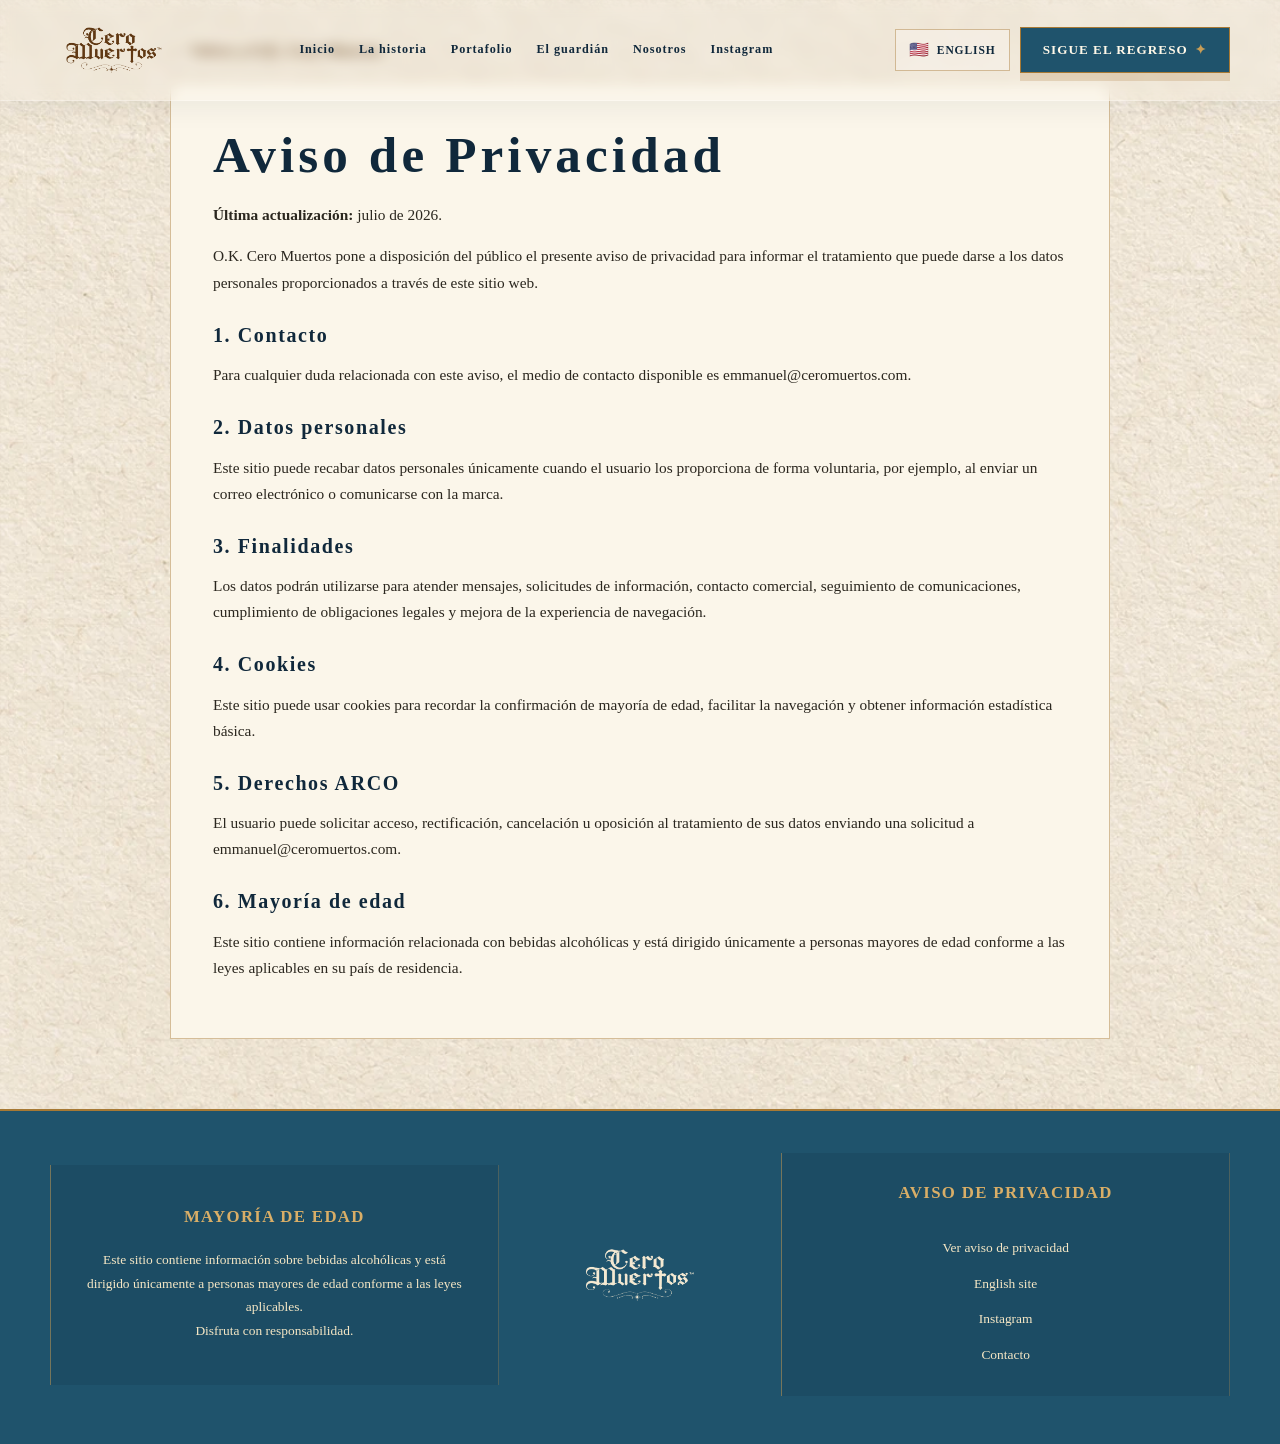
<file: aviso-de-privacidad.html>
<!doctype html>
<html lang="es-MX">
<head>
  <meta charset="utf-8" />
  <meta name="viewport" content="width=device-width, initial-scale=1" />
  <title>Aviso de Privacidad | O.K. Cero Muertos</title>
  <link rel="stylesheet" href="assets/css/styles.css?v=42" />
  <link rel="icon" href="assets/icons/favicon.ico" sizes="any" />
</head>
<body>

<header class="site-header">
  <div class="header-inner">
    <a class="brand" href="index.html#inicio" aria-label="Inicio O.K. Cero Muertos">
      <picture><source srcset="assets/icons/logosimplecobre.webp" type="image/webp" /><img src="assets/icons/logosimplecobre.png" alt="O.K. Cero Muertos" /></picture>
    </a>
    <nav class="nav" aria-label="Navegación principal">
      <a href="index.html#inicio">Inicio</a>
      <a href="index.html#historia">La historia</a>
      <a href="index.html#portafolio">Portafolio</a>
      <a href="index.html#guardian">El guardián</a>
      <a href="index.html#nosotros">Nosotros</a>
      <a href="index.html#instagram">Instagram</a>
    </nav>
    <div class="header-actions">
      <a class="language-link" href="en.html" hreflang="en"><span class="flag">🇺🇸</span> English</a>
      <a class="btn header-cta" href="https://www.instagram.com/okceromuertos/" target="_blank" rel="noopener">Sigue el regreso</a>
    </div>
  </div>
</header>
<main class="privacy-page">
  <a class="back-link" href="index.html">← Volver a O.K. Cero Muertos</a>
  <article class="privacy-card">
    <h1>Aviso de Privacidad</h1>
    <p><strong>Última actualización:</strong> julio de 2026.</p>
    <p>O.K. Cero Muertos pone a disposición del público el presente aviso de privacidad para informar el tratamiento que puede darse a los datos personales proporcionados a través de este sitio web.</p>
    <h2>1. Contacto</h2>
    <p>Para cualquier duda relacionada con este aviso, el medio de contacto disponible es <a href="mailto:emmanuel@ceromuertos.com">emmanuel@ceromuertos.com</a>.</p>
    <h2>2. Datos personales</h2>
    <p>Este sitio puede recabar datos personales únicamente cuando el usuario los proporciona de forma voluntaria, por ejemplo, al enviar un correo electrónico o comunicarse con la marca.</p>
    <h2>3. Finalidades</h2>
    <p>Los datos podrán utilizarse para atender mensajes, solicitudes de información, contacto comercial, seguimiento de comunicaciones, cumplimiento de obligaciones legales y mejora de la experiencia de navegación.</p>
    <h2>4. Cookies</h2>
    <p>Este sitio puede usar cookies para recordar la confirmación de mayoría de edad, facilitar la navegación y obtener información estadística básica.</p>
    <h2>5. Derechos ARCO</h2>
    <p>El usuario puede solicitar acceso, rectificación, cancelación u oposición al tratamiento de sus datos enviando una solicitud a <a href="mailto:emmanuel@ceromuertos.com">emmanuel@ceromuertos.com</a>.</p>
    <h2>6. Mayoría de edad</h2>
    <p>Este sitio contiene información relacionada con bebidas alcohólicas y está dirigido únicamente a personas mayores de edad conforme a las leyes aplicables en su país de residencia.</p>
  </article>
</main>

<footer class="site-footer">
  <div class="footer-inner">
    <div class="footer-block">
      <h3>Mayoría de edad</h3>
      <p>Este sitio contiene información sobre bebidas alcohólicas y está dirigido únicamente a personas mayores de edad conforme a las leyes aplicables.</p>
      <p>Disfruta con responsabilidad.</p>
    </div>
    <div><picture><source srcset="assets/icons/logosimplemarfil.webp" type="image/webp" /><img class="footer-logo" src="assets/icons/logosimplemarfil.png" alt="O.K. Cero Muertos" /></picture></div>
    <div class="footer-block footer-links">
      <h3>Aviso de privacidad</h3>
      <a href="aviso-de-privacidad.html">Ver aviso de privacidad</a>
      <a href="en.html">English site</a>
      <a href="https://www.instagram.com/okceromuertos/" target="_blank" rel="noopener">Instagram</a>
      <a href="mailto:emmanuel@ceromuertos.com">Contacto</a>
    </div>
  </div>
</footer>
</body>
</html>
</file>
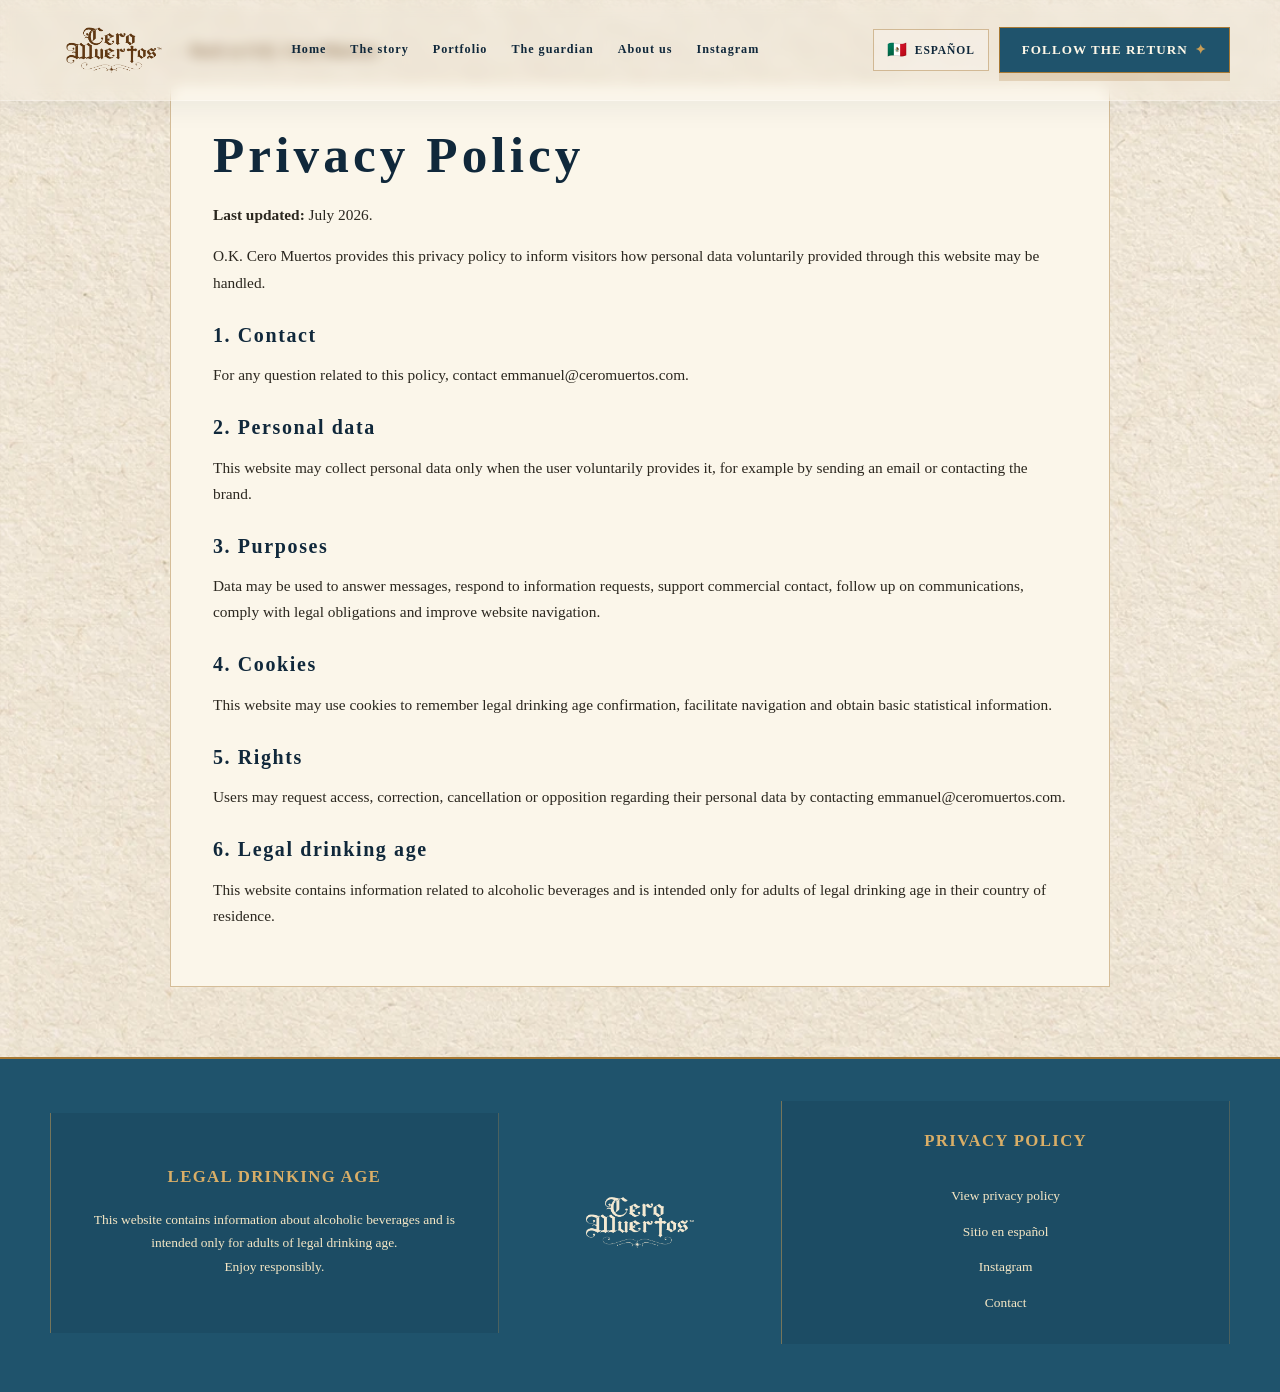
<file: privacy-policy.html>
<!doctype html>
<html lang="en">
<head>
  <meta charset="utf-8" />
  <meta name="viewport" content="width=device-width, initial-scale=1" />
  <title>Privacy Policy | O.K. Cero Muertos</title>
  <link rel="stylesheet" href="assets/css/styles.css?v=42" />
  <link rel="icon" href="assets/icons/favicon.ico" sizes="any" />
</head>
<body>

<header class="site-header">
  <div class="header-inner">
    <a class="brand" href="en.html#home" aria-label="O.K. Cero Muertos Home">
      <picture><source srcset="assets/icons/logosimplecobre.webp" type="image/webp" /><img src="assets/icons/logosimplecobre.png" alt="O.K. Cero Muertos" /></picture>
    </a>
    <nav class="nav" aria-label="Main navigation">
      <a href="en.html#home">Home</a>
      <a href="en.html#story">The story</a>
      <a href="en.html#portfolio">Portfolio</a>
      <a href="en.html#guardian">The guardian</a>
      <a href="en.html#about">About us</a>
      <a href="en.html#instagram">Instagram</a>
    </nav>
    <div class="header-actions">
      <a class="language-link" href="index.html" hreflang="es-MX"><span class="flag">🇲🇽</span> Español</a>
      <a class="btn header-cta" href="https://www.instagram.com/okceromuertos/" target="_blank" rel="noopener">Follow the return</a>
    </div>
  </div>
</header>
<main class="privacy-page">
  <a class="back-link" href="en.html">← Back to O.K. Cero Muertos</a>
  <article class="privacy-card">
    <h1>Privacy Policy</h1>
    <p><strong>Last updated:</strong> July 2026.</p>
    <p>O.K. Cero Muertos provides this privacy policy to inform visitors how personal data voluntarily provided through this website may be handled.</p>
    <h2>1. Contact</h2>
    <p>For any question related to this policy, contact <a href="mailto:emmanuel@ceromuertos.com">emmanuel@ceromuertos.com</a>.</p>
    <h2>2. Personal data</h2>
    <p>This website may collect personal data only when the user voluntarily provides it, for example by sending an email or contacting the brand.</p>
    <h2>3. Purposes</h2>
    <p>Data may be used to answer messages, respond to information requests, support commercial contact, follow up on communications, comply with legal obligations and improve website navigation.</p>
    <h2>4. Cookies</h2>
    <p>This website may use cookies to remember legal drinking age confirmation, facilitate navigation and obtain basic statistical information.</p>
    <h2>5. Rights</h2>
    <p>Users may request access, correction, cancellation or opposition regarding their personal data by contacting <a href="mailto:emmanuel@ceromuertos.com">emmanuel@ceromuertos.com</a>.</p>
    <h2>6. Legal drinking age</h2>
    <p>This website contains information related to alcoholic beverages and is intended only for adults of legal drinking age in their country of residence.</p>
  </article>
</main>

<footer class="site-footer">
  <div class="footer-inner">
    <div class="footer-block">
      <h3>Legal drinking age</h3>
      <p>This website contains information about alcoholic beverages and is intended only for adults of legal drinking age.</p>
      <p>Enjoy responsibly.</p>
    </div>
    <div><picture><source srcset="assets/icons/logosimplemarfil.webp" type="image/webp" /><img class="footer-logo" src="assets/icons/logosimplemarfil.png" alt="O.K. Cero Muertos" /></picture></div>
    <div class="footer-block footer-links">
      <h3>Privacy policy</h3>
      <a href="privacy-policy.html">View privacy policy</a>
      <a href="index.html">Sitio en español</a>
      <a href="https://www.instagram.com/okceromuertos/" target="_blank" rel="noopener">Instagram</a>
      <a href="mailto:emmanuel@ceromuertos.com">Contact</a>
    </div>
  </div>
</footer>
</body>
</html>
</file>
<file: assets/css/styles.css>
:root{
  --paper:#f4ecd9;
  --paper-light:#fbf6ea;
  --paper-deep:#ead8b5;
  --ink:#10283b;
  --ink-2:#183950;
  --agave-blue:#1f536c;
  --agave-blue-dark:#10283b;
  --black:#11100d;
  --gold:#a77934;
  --gold-soft:#c89d56;
  --bronze:#6e481f;
  --wine:#8f2f5d;
  --muted:#665a47;
  --line:rgba(167,121,52,.45);
  --line-soft:rgba(167,121,52,.22);
  --shadow:0 24px 70px rgba(31,22,10,.22);
  --serif:"Trajan Pro","Trajan Pro 3","Cinzel","Times New Roman",serif;
  --body:"Libre Baskerville",Georgia,serif;
}

*{
  box-sizing:border-box;
}

html{
  scroll-behavior:smooth;
}

body{
  margin:0;
  color:var(--ink);
  background:
    var(--paper)
    url("../img/papel-vino.webp")
    center center / cover
    no-repeat
    fixed;
  font-family:var(--body);
  overflow-x:hidden;
}

body:before{
  content:"";
  position:fixed;
  inset:0;
  z-index:-1;
  opacity:.22;
  pointer-events:none;
  background-image:
    linear-gradient(rgba(126,88,38,.06) 1px, transparent 1px),
    linear-gradient(90deg,rgba(126,88,38,.04) 1px, transparent 1px);
  background-size:26px 26px;
}

img{
  display:block;
  max-width:100%;
  height:auto;
}

a{
  color:inherit;
  text-decoration:none;
}

p{
  line-height:1.7;
}

h1,
h2,
h3,
.btn,
.nav a,
.eyebrow,
.section-label,
.coin-title,
.language-link{
  font-family:var(--serif);
  font-weight:700;
  letter-spacing:.08em;
}

.site-wrap{
  width:min(1180px,calc(100% - 36px));
  margin:0 auto;
}

/* Age gate */

.age-gate{
  position:fixed;
  inset:0;
  z-index:1000;
  display:grid;
  place-items:center;
  padding:24px;
  background:
    linear-gradient(rgba(18,40,59,.70),rgba(18,40,59,.86)),
    radial-gradient(circle at center, rgba(199,155,84,.18), transparent 34rem);
  backdrop-filter:blur(10px);
}

.age-gate.is-hidden{
  display:none;
}

.age-card{
  width:min(520px,100%);
  text-align:center;
  padding:34px 30px 30px;
  background:linear-gradient(
    180deg,
    rgba(251,246,234,.98),
    rgba(239,226,197,.98)
  );
  border:1px solid var(--line);
  box-shadow:var(--shadow);
  position:relative;
}

.age-card:before{
  content:"";
  position:absolute;
  inset:10px;
  pointer-events:none;
  border:1px solid rgba(167,121,52,.34);
}

.age-logo{
  width:132px;
  margin:0 auto 12px;
}

.age-card h1{
  font-size:clamp(1.8rem,5vw,2.45rem);
  margin:8px 0 12px;
}

.age-card p{
  color:var(--muted);
  margin:8px auto;
  max-width:410px;
}

.age-actions{
  display:flex;
  justify-content:center;
  gap:12px;
  flex-wrap:wrap;
  margin-top:22px;
}

/* Header */

.site-header{
  position:fixed;
  top:0;
  left:0;
  width:100%;
  z-index:100;
  background:rgba(251,246,234,.20);
  backdrop-filter:blur(7px);
  -webkit-backdrop-filter:blur(7px);
  border-bottom:1px solid rgba(255,255,255,.28);
  box-shadow:0 8px 24px rgba(16,40,59,.06);
}

.header-inner{
  width:min(1180px,calc(100% - 36px));
  margin:0 auto;
  min-height:88px;
  display:flex;
  align-items:center;
  gap:22px;
}

.brand img{
  width:128px;
}

.nav{
  flex:1;
  display:flex;
  justify-content:center;
  gap:24px;
  align-items:center;
  font-size:.76rem;
}

.nav a{
  padding:8px 0;
  color:var(--ink);
  border-bottom:1px solid transparent;
  white-space:nowrap;
}

.nav a:hover{
  border-bottom-color:var(--gold);
}

.header-actions{
  display:flex;
  align-items:center;
  gap:10px;
}

.header-cta{
  white-space:nowrap;
}

.language-link{
  display:inline-flex;
  align-items:center;
  gap:.45rem;
  min-height:42px;
  padding:10px 13px;
  border:1px solid var(--line);
  color:var(--ink);
  background:rgba(255,255,255,.28);
  text-transform:uppercase;
  font-size:.72rem;
  white-space:nowrap;
}

.flag{
  font-size:1rem;
}

.dual-flag{
  display:grid;
  grid-template-columns:repeat(2,minmax(0,1fr));
  width:54px;
  height:14px;
  overflow:hidden;
  flex:0 0 auto;
  border:1px solid rgba(16,40,59,.20);
  border-radius:2px;
  background:#fff;
  box-shadow:0 1px 3px rgba(16,40,59,.18);
}

.dual-flag img{
  display:block;
  width:100%;
  height:100%;
  object-fit:cover;
}

.dual-flag img + img{
  border-left:1px solid rgba(255,255,255,.72);
}

/* Buttons */

.btn{
  display:inline-flex;
  align-items:center;
  justify-content:center;
  gap:.45rem;
  min-height:46px;
  padding:12px 22px;
  border:1px solid var(--gold);
  background:var(--agave-blue);
  color:#fff8e8;
  font-size:.82rem;
  text-transform:uppercase;
  box-shadow:0 8px 0 rgba(167,121,52,.22);
}

.btn:not(.btn-outline):not(.btn-gold):hover{
  background:var(--agave-blue-dark);
}

.btn:after{
  content:"\2726";
  color:var(--gold-soft);
}

.btn-outline{
  background:rgba(244,236,217,.72);
  color:var(--black);
  box-shadow:none;
  border-color:rgba(16,40,59,.52);
  backdrop-filter:blur(3px);
}

.btn-outline:after{
  content:"";
}

.btn-gold{
  background:linear-gradient(180deg,#b8873e,#8d602a);
  color:#fff6df;
}

/* Hero full color photo */

.hero{
  min-height:100vh;
  width:100%;
  position:relative;
  isolation:isolate;
  display:grid;
  align-items:start;
  padding:96px 0 78px;
  overflow:hidden;
}

.hero:before{
  content:"";
  position:absolute;
  inset:0;
  z-index:-3;
  background:url("../img/wallpaper.webp") center center/cover no-repeat;
}

.hero:after{
  content:none;
}

.hero-inner{
  width:min(1180px,calc(100% - 36px));
  margin:0 auto;
  display:grid;
  grid-template-columns:1fr;
  align-items:start;
  justify-items:center;
  gap:0;
}

.hero-copy{
  position:relative;
  z-index:2;
  max-width:880px;
  width:100%;
  display:flex;
  flex-direction:column;
  align-items:center;
  justify-content:flex-start;
  text-align:center;
  margin:0 auto;
}

.hero-emblem{
  width:min(540px,46vw);
  margin:0 auto 18px;
  filter:drop-shadow(0 16px 30px rgba(21,16,9,.18));
}

.divider{
  width:min(500px,68%);
  height:1px;
  background:linear-gradient(90deg,transparent,var(--gold),transparent);
  margin:0 auto 20px;
  position:relative;
  transform:translateY(-30px);
}

.divider:after{
  content:"\2726";
  color:var(--gold);
  position:absolute;
  left:50%;
  top:50%;
  transform:translate(-50%,-52%);
  background:transparent;
  padding:0;
}

.hero h1{
  width:100%;
  max-width:880px;
  margin:0 auto;
  font-size:clamp(2.25rem,4.35vw,4.55rem);
  line-height:1.05;
  color:var(--black);
  letter-spacing:.052em;
  text-transform:uppercase;
  text-align:center;
  text-shadow:0 2px 16px rgba(255,255,255,.62);
}

.hero-slogan{
  transform:translateY(-30px);
}

.hero-slogan span{
  display:block;
  white-space:nowrap;
  text-align:center;
}

.hero-text{
  max-width:760px;
  margin:18px auto 22px;
  font-family:var(--serif);
  font-size:clamp(.88rem,1.12vw,1.05rem);
  line-height:1.45;
  letter-spacing:.035em;
  text-transform:uppercase;
  color:var(--black);
  font-weight:700;
  text-shadow:0 2px 14px rgba(255,255,255,.76);
  transform:translateY(-30px);
}

.hero-actions{
  display:flex;
  gap:14px;
  flex-wrap:wrap;
  justify-content:center;
}

.hero-visual{
  display:none;
}

/* General sections */

.section{
  padding:34px 0;
}

.frame{
  position:relative;
  border:1px solid var(--line);
  background:#fbf6ea;
}

.frame:before{
  content:"";
  position:absolute;
  inset:9px;
  border:1px solid rgba(167,121,52,.28);
  pointer-events:none;
}

.section-title{
  margin:0 auto 22px;
  text-align:center;
  font-size:clamp(1.65rem,3vw,2.8rem);
  line-height:1.08;
  text-transform:uppercase;
}

.eyebrow{
  color:var(--bronze);
  text-transform:uppercase;
  font-size:.78rem;
  margin:0 0 8px;
}

/* Story */

.story-grid{
  display:grid;
  grid-template-columns:.9fr 1.1fr;
  gap:28px;
  align-items:stretch;
  padding:22px;
}

.ok-door{
  min-height:360px;
  border:1px solid var(--line-soft);
  background-color:var(--paper-light);
  background-image:url("../icons/Iconos Botones-06.png");
  background-position:center;
  background-repeat:no-repeat;
  background-size:auto 94%;
  position:relative;
  overflow:hidden;
}

.ok-door:after{
  content:none;
}

.story-copy{
  padding:10px 24px 10px 0;
  max-width:720px;
  justify-self:center;
  text-align:left;
}

.story-copy h2{
  text-align:center;
  margin:0 0 18px;
  font-size:clamp(1.8rem,3vw,2.75rem);
  text-transform:uppercase;
}

.story-copy > .eyebrow{
  text-align:center;
  text-align-last:center;
  margin-left:auto;
  margin-right:auto;
}

.story-copy p{
  font-size:.96rem;
  margin:0 auto 12px;
  color:#2c2b22;
  max-width:680px;
}

.story-uppercase{
  text-transform:uppercase;
  letter-spacing:.05em;
  text-align:justify;
  text-align-last:left;
}

.zero-line{
  text-align:center !important;
  text-align-last:center !important;
  font-family:var(--serif);
  color:var(--bronze);
  font-size:1.25rem !important;
  line-height:1.45 !important;
  letter-spacing:.06em;
  margin:20px auto !important;
  max-width:520px;
  width:100%;
  text-transform:none;
}

.zero-line span{
  display:block;
}

.cero-muertos{
  text-transform:uppercase;
  margin-top:10px;
  font-size:1.35rem;
}

/* Values */

.values-strip{
  display:grid;
  grid-template-columns:1fr 1fr 1fr;
  gap:0;
  margin-top:16px;
  border:1px solid var(--line);
}

.values-strip > div{
  min-height:190px;
  padding:22px;
  display:grid;
  place-items:center;
  text-align:center;
  border-right:1px solid var(--line);
  background:#fbf6ea;
}

.values-strip > div:last-child{
  border-right:0;
}

.value-photo-left{
  background:
    linear-gradient(rgba(16,40,59,.08),rgba(16,40,59,.10)),
    url("../img/hecho-en-mexico-nueva.webp") center/cover no-repeat !important;
}

.value-photo-right{
  background:url("../img/celebracion-chicos.png") center center/cover no-repeat !important;
}

.value-seal{
  width:138px;
  height:138px;
  border-radius:50%;
  display:grid;
  place-items:center;
  color:#e7c57d;
  background:radial-gradient(circle,#2a2117,#16130e 65%,#0e0d0a);
  border:2px solid var(--gold);
  box-shadow:inset 0 0 0 5px rgba(167,121,52,.20);
  font-family:var(--serif);
  text-transform:uppercase;
  letter-spacing:.08em;
  font-size:.86rem;
}

.values-strip h2{
  margin:0 0 12px;
  line-height:1;
  font-size:clamp(1.45rem,2.4vw,2.25rem);
}

.values-strip p{
  margin:0 auto;
  max-width:340px;
  font-size:.95rem;
}

.values-strip strong{
  display:block;
  margin-top:12px;
  color:var(--bronze);
  font-family:var(--serif);
  letter-spacing:.08em;
  text-transform:uppercase;
}

/* Portfolio */

.portfolio{
  padding-top:36px;
}

.products{
  display:grid;
  grid-template-columns:repeat(3,1fr);
  gap:22px;
  align-items:stretch;
}

.product-card{
  min-height:620px;
  border:1px solid var(--line);
  background:#fbf6ea;
  padding:24px 22px 28px;
  display:grid;
  grid-template-rows:390px auto;
  gap:18px;
  text-align:center;
  align-items:start;
  position:relative;
}

.product-card:before{
  content:"";
  position:absolute;
  inset:9px;
  border:1px solid rgba(167,121,52,.24);
  pointer-events:none;
}

/* Tequila como producto principal */

.product-card:nth-child(1){
  background:
    radial-gradient(
      ellipse at 50% 43%,
      #ffffff 0%,
      #fffdf8 28%,
      #fbf6ea 62%,
      #f0e2c6 100%
    );
  box-shadow:0 26px 58px rgba(64,40,12,.18);
  transform:translateY(-10px);
  grid-template-rows:auto 390px auto;
  padding-top:12px;
  overflow:hidden;
}

.product-badge{
  position:relative;
  z-index:4;
  width:100%;
  margin:0 auto;
  padding:15px 18px;
  border:1px solid var(--gold);
  background:var(--agave-blue);
  color:#fff8e8;
  font-family:var(--serif);
  font-size:.88rem;
  line-height:1.2;
  letter-spacing:.10em;
  text-align:center;
  text-transform:uppercase;
  box-sizing:border-box;
  box-shadow:0 8px 18px rgba(31,22,10,.14);
}

.product-card:nth-child(1):before{
  border-color:rgba(167,121,52,.55);
}

/*
  El recuadro del tequila conserva sus dimensiones exteriores.
  La botella aumenta 30% en escritorio.

  Los recuadros de Dragon Wine y Free Spirit Wine reducen
  su presencia general en escritorio: 70% del ancho del tequila
  y una composición vertical compacta cercana al 70% de su altura,
  manteniendo intacto el tamaño actual de ambas botellas.
*/
.product-card picture{
  position:relative;
  z-index:2;
  width:100%;
  height:390px;
  display:flex;
  align-items:flex-end;
  justify-content:center;
  overflow:visible;
  isolation:isolate;
}

.product-card img{
  width:auto;
  height:315px;
  max-width:92%;
  object-fit:contain;
  object-position:center bottom;
  margin:0 auto;
  filter:none;
  transform-origin:center bottom;
}

/* Tequila claramente más grande */

.product-card:nth-child(1) img{
  height:550px;
  transform:translateY(25px);
}

/* Dragon Wine: vuelve a su posición original */
.product-card:nth-child(2) img{
  height:315px;
  transform:none;
}

/* Free Spirit: baja 14px para alinear su base con Dragon */
.product-card:nth-child(3) img{
  height:315px;
  transform:translateY(14px) scale(1.06);
}

.product-card-content{
  position:relative;
  z-index:2;
  width:100%;
  display:flex;
  flex-direction:column;
  align-items:center;
}

.product-card h3{
  margin:0 0 14px;
  min-height:86px;
  display:flex;
  align-items:center;
  justify-content:center;
  font-size:clamp(1.35rem,2.1vw,1.72rem);
  line-height:1.08;
  text-transform:uppercase;
}

.product-card p{
  margin:0 auto 18px;
  max-width:280px;
  min-height:112px;
  font-size:.88rem;
}

.product-card ul{
  list-style:none;
  padding:0;
  margin:0 auto;
  max-width:250px;
  font-size:.83rem;
  color:#30271d;
}

.product-card li{
  margin:7px 0;
}

.product-card li:before{
  content:"\2726";
  color:var(--gold);
  margin-right:8px;
}

.product-card.dragon h3{
  color:var(--wine);
}

.more-products{
  text-align:center;
  margin-top:22px;
  position:relative;
  z-index:2;
}

/* Jerarquía del portafolio — solo escritorio */

@media (min-width:1081px){

  /*
    El tequila conserva el recuadro principal.
    Los dos vinos ocupan columnas equivalentes al 70%
    del ancho de la columna del tequila.
  */
  .products{
    grid-template-columns:.8fr .5fr .5fr;
    align-items:center;
  }

  /*
    La botella de tequila pasa de 385px a 500px.
    Se amplía su zona visual interna y se compactan
    los espacios inferiores para conservar la presencia
    general del recuadro.
  */
  .product-card:nth-child(1){
    grid-template-rows:auto 500px auto;
    gap:8px;
  }

  .product-card:nth-child(1) picture{
    height:500px;
  }

  .product-card:nth-child(1) h3{
    min-height:auto;
    margin-bottom:10px;
  }

  .product-card:nth-child(1) p{
    min-height:auto;
    margin-bottom:12px;
  }

  /*
    Recuadros de vino compactados en ancho y altura.
    Las imágenes mantienen sus tamaños actuales:
    Dragon 315px y Free Spirit 315px con compensación 1.06.
  */
  .product-card:nth-child(2),
  .product-card:nth-child(3){
    min-height:0;
    padding:16px 14px 18px;
    grid-template-rows:330px auto;
    gap:10px;
    align-self:center;
  }

  .product-card:nth-child(2) picture,
  .product-card:nth-child(3) picture{
    height:330px;
  }

  .product-card:nth-child(2) h3,
  .product-card:nth-child(3) h3{
    min-height:auto;
    margin:0 0 8px;
    font-size:clamp(1.05rem,1.55vw,1.35rem);
    line-height:1.08;
  }

  .product-card:nth-child(2) p,
  .product-card:nth-child(3) p{
    min-height:auto;
    max-width:220px;
    margin:0 auto 10px;
    font-size:.76rem;
    line-height:1.5;
  }

  .product-card:nth-child(2) ul,
  .product-card:nth-child(3) ul{
    max-width:210px;
    font-size:.72rem;
    line-height:1.4;
  }

  .product-card:nth-child(2) li,
  .product-card:nth-child(3) li{
    margin:4px 0;
  }
}

/* Origin */

.origin{
  display:grid;
  grid-template-columns:220px 1fr 300px;
  gap:28px;
  align-items:center;
  padding:26px;
  margin-top:28px;
}

.origin .coin-img{
  width:300px;
  filter:none;
}

.origin h2,
.guardian-section h2{
  margin:0 0 16px;
  font-size:clamp(1.35rem,2.2vw,2.05rem);
  text-transform:uppercase;
}

.origin p,
.guardian-section p{
  font-size:.98rem;
  color:#2b271f;
  margin:0 0 12px;
}

.sketch-agave{
  min-height:230px;
  opacity:1;
  background:url("../img/agave-botella.png") center center/cover no-repeat;
  filter:none;
  mask-image:none;
}

/* Guardian */

.guardian-band{
  margin-top:28px;
  background:
    linear-gradient(90deg,rgba(14,13,10,.96),rgba(19,16,12,.86)),
    radial-gradient(circle at 75% 50%,rgba(167,121,52,.35),transparent 28rem);
  color:#f5e7c5;
  border-top:1px solid var(--gold);
  border-bottom:1px solid var(--gold);
}

.guardian-section{
  display:grid;
  grid-template-columns:190px 1fr 280px;
  gap:28px;
  align-items:center;
  padding:26px 0;
}

.guardian-section .coin-img{
  width:190px;
  filter:drop-shadow(0 16px 26px rgba(0,0,0,.45));
}

.guardian-section h2{
  color:#d8ad65;
}

.guardian-section p{
  color:#f3e6c9;
}

.guardian-section strong{
  color:#d7a65b;
  font-family:var(--serif);
  text-transform:uppercase;
  letter-spacing:.06em;
}

.lantern{
  min-height:200px;
  border-left:1px solid rgba(199,155,84,.45);
  display:grid;
  place-items:center;
  font-size:5.6rem;
  opacity:.92;
  text-shadow:0 0 25px rgba(255,215,126,.35);
}

/* Instagram and Footer */

.instagram{
  padding:34px 0;
}

.instagram-grid{
  display:grid;
  grid-template-columns:1fr 1fr;
  gap:26px;
  align-items:center;
}

.instagram-card{
  padding:24px;
  border:1px solid var(--line);
  background:#fbf6ea;
  text-align:center;
}

.instagram-card h2{
  margin:0 0 8px;
  font-size:clamp(1.55rem,2.6vw,2.25rem);
}

.handle{
  font-family:var(--serif);
  font-size:1.55rem;
  letter-spacing:.035em;
  margin:10px 0 18px;
}

.site-footer{
  background:#1f536c;
  color:#f5e7c5;
  border-top:2px solid var(--gold);
}

.footer-inner{
  width:min(1180px,calc(100% - 36px));
  margin:0 auto;
  display:grid;
  grid-template-columns:1.15fr .55fr 1.15fr;
  gap:34px;
  padding:42px 0 48px;
  align-items:center;
}

.footer-logo{
  width:140px;
  margin:auto;
}

.footer-block{
  min-height:220px;
  border-left:1px solid rgba(199,155,84,.52);
  border-right:1px solid rgba(199,155,84,.28);
  padding:30px 36px;
  display:flex;
  flex-direction:column;
  align-items:center;
  justify-content:center;
  text-align:center;
  background:rgba(16,40,59,.16);
}

.footer-block h3{
  margin:0 0 20px;
  color:#d9ae67;
  font-size:1.05rem;
  line-height:1.25;
  text-transform:uppercase;
}

.footer-block p,
.footer-block a{
  font-size:.84rem;
  line-height:1.75;
  color:#f5e7c5;
}

.footer-block p{
  max-width:430px;
  margin:0 auto;
}

.footer-links{
  display:flex;
  flex-direction:column;
  align-items:center;
  gap:12px;
}

.footer-links a:hover{
  color:#d9ae67;
}

/* Privacy */

.privacy-page{
  width:min(940px,calc(100% - 36px));
  margin:0 auto;
  padding:42px 0 70px;
}

.privacy-card{
  border:1px solid var(--line);
  background:#fbf6ea;
  padding:42px;
  position:relative;
}

.privacy-card h1{
  font-size:clamp(2rem,5vw,3.2rem);
  margin:0 0 18px;
}

.privacy-card h2{
  font-size:1.25rem;
  margin:28px 0 8px;
}

.privacy-card p,
.privacy-card li{
  color:#2b271f;
  font-size:.96rem;
}

.back-link{
  display:inline-block;
  margin-bottom:22px;
  color:var(--bronze);
  font-family:var(--serif);
  font-weight:bold;
}

/* Tablet */

@media (max-width:1080px){

  .nav{
    display:none;
  }

  .header-inner{
    min-height:76px;
  }

  .brand img{
    width:96px;
  }

  .header-actions{
    margin-left:auto;
  }

  .hero{
    min-height:auto;
    padding:122px 0 64px;
  }

  .hero-inner{
    grid-template-columns:1fr;
  }

  .hero-copy{
    text-align:center;
    margin:0 auto;
    align-items:center;
  }

  .hero-emblem{
    width:min(480px,76vw);
    margin-left:auto;
    margin-right:auto;
  }

  .divider{
    margin-left:auto;
    margin-right:auto;
    transform:translateY(-30px);
  }

  .hero-actions{
    justify-content:center;
  }

  .hero-slogan,
  .hero-text{
    transform:translateY(-30px);
  }

  .hero-visual{
    display:none;
  }

  .story-grid{
    grid-template-columns:1fr;
  }

  .story-copy{
    padding:0;
    max-width:100%;
  }

  .ok-door{
    min-height:0;
    aspect-ratio:16/10;
    border:1px solid var(--line-soft);
    background-color:var(--paper-light);
    background-image:url("../icons/Iconos Botones-06.png");
    background-position:center;
    background-repeat:no-repeat;
    background-size:auto 90%;
    position:relative;
    overflow:hidden;
  }

  .values-strip,
  .products,
  .instagram-grid{
    grid-template-columns:1fr;
  }

  .product-card:nth-child(2),
  .product-card:nth-child(3){
    width:auto;
    justify-self:center;
  }

  .product-card:nth-child(1) img{
    height:385px;
  }

  .origin,
  .guardian-section{
    grid-template-columns:1fr;
    text-align:center;
  }

  .origin .coin-img,
  .guardian-section .coin-img{
    margin:auto;
  }

  .sketch-agave,
  .lantern{
    display:none;
  }

  .footer-inner{
    grid-template-columns:1fr;
  }

  .footer-block{
    width:100%;
    min-height:170px;
    padding:28px 24px;
  }
}

/* Mobile */

@media (max-width:640px){

  html,
  body{
    width:100%;
    max-width:100%;
    overflow-x:hidden;
  }

  /*
    En móviles, background-attachment:fixed no es fiable y puede hacer que
    `cover` se calcule contra la altura completa del documento. Esta capa
    permanece anclada al viewport y conserva la escala nativa del papel.
  */
  body{
    position:relative;
    isolation:isolate;
    background:transparent;
  }

  body:before{
    opacity:1;
    background-color:var(--paper);
    background-image:url("../img/papel-vino.webp");
    background-position:center center;
    background-size:cover;
    background-repeat:no-repeat;
  }

  .site-wrap,
  .header-inner,
  .footer-inner,
  .hero-inner{
    width:calc(100% - 28px);
    max-width:100%;
    margin-left:auto;
    margin-right:auto;
  }

  .story-grid,
  .values-strip,
  .products,
  .instagram-grid,
  .origin,
  .guardian-section,
  .footer-inner{
    width:100%;
    max-width:100%;
    grid-template-columns:1fr !important;
  }

  .frame,
  .instagram-card,
  .values-strip{
    width:100%;
    max-width:100%;
  }

  .header-cta{
    display:none;
  }

  .language-link{
    min-height:40px;
    padding:9px 12px;
    font-size:.68rem;
  }

  .dual-flag{
    width:48px;
    height:13px;
  }

  .hero{
    min-height:auto;
    padding:108px 0 54px;
  }

  .hero h1,
  html[lang="es-MX"] .hero h1,
  html[lang="en"] .hero h1{
    max-width:100%;
    font-size:clamp(1.58rem,7.8vw,2.36rem);
    letter-spacing:.028em;
    text-align:center;
    text-shadow:0 2px 16px rgba(255,255,255,.72);
  }

  .divider,
  .hero-slogan,
  .hero-text{
    transform:none;
  }

  .hero-slogan span{
    white-space:nowrap;
  }

  .hero-text{
    font-size:.80rem;
    max-width:330px;
    margin:16px auto 20px;
    line-height:1.45;
    text-shadow:0 2px 14px rgba(255,255,255,.78);
  }

  .hero-emblem{
    width:min(430px,86vw);
    margin-left:auto;
    margin-right:auto;
    -webkit-filter:none;
    filter:none;
    opacity:0;
    transition:opacity .16s ease;
  }

  .hero-actions,
  .age-actions{
    flex-direction:column;
    align-items:stretch;
  }

  .story-grid{
    padding:16px;
  }

  .story-copy{
    width:100%;
    max-width:100%;
    margin:0 auto;
    padding:0;
    text-align:center;
  }

  .story-copy h2,
  .story-copy > .eyebrow,
  .story-copy p,
  .story-uppercase,
  .zero-line{
    text-align:center !important;
    text-align-last:center !important;
    margin-left:auto !important;
    margin-right:auto !important;
  }

  .story-copy p,
  .story-uppercase{
    max-width:36ch;
    hyphens:none;
    word-spacing:normal;
    letter-spacing:.038em;
    line-height:1.66;
  }

  .values-strip > div{
    width:100%;
    max-width:100%;
    border-right:0;
    border-bottom:1px solid var(--line);
  }

  .values-strip > div:last-child{
    border-bottom:0;
  }

  .value-photo-right{
    display:none;
  }

  .products{
    gap:22px;
    margin-left:auto;
    margin-right:auto;
  }

  .product-card{
    width:70%;
    max-width:70%;
    margin-left:auto;
    margin-right:auto;
    justify-self:center;
    min-width:0;
    min-height:auto;
    grid-template-rows:350px auto;
    padding:22px 18px 28px;
    overflow:hidden;
  }

  .product-card:nth-child(1){
    transform:none;
    margin-top:16px;
    grid-template-rows:auto 350px auto;
    padding:12px 18px 28px;
    overflow:hidden;
  }

  .product-card:nth-child(1) .product-badge{
    width:calc(100% + 16px);
    margin-left:-8px;
    padding:13px 10px;
    font-size:.80rem;
  }

  .product-card picture{
    width:100%;
    min-width:0;
    height:350px;
    overflow:visible;
    position:relative;
    isolation:isolate;
  }

  .product-card img{
    height:280px;
    max-width:88%;
    object-position:center bottom;
    transform-origin:center bottom;
    -webkit-filter:none;
    filter:none;
    background:transparent;
    opacity:1;
  }

  /* Tequila más grande en móvil */

  .product-card:nth-child(1) img{
  height:374px;              /* 340px + 10% */
  transform:translateY(15px); /* Baja ligeramente la botella */
}

  /* Los dos vinos mantienen la misma altura base */

  .product-card:nth-child(2) img{
    height:280px;
    transform:none;
  }

  .product-card:nth-child(3) img{
    height:280px;
    transform:scale(1.06);
  }

  .origin .coin-img,
  .guardian-section .coin-img{
    -webkit-filter:none;
    filter:none;
    background:transparent;
    box-shadow:none;
    opacity:1;
  }

  /*
    El emblema del hero conserva su carga controlada porque
    su sombra no está integrada dentro del archivo de imagen.
  */
  .hero-emblem.image-ready{
    opacity:1;
  }

  .hero-emblem.shadow-ready{
    -webkit-filter:drop-shadow(0 16px 30px rgba(21,16,9,.18));
    filter:drop-shadow(0 16px 30px rgba(21,16,9,.18));
  }

  .product-card h3{
    min-height:auto;
    margin-top:2px;
    margin-bottom:14px;
    font-size:clamp(1.65rem,8vw,2.35rem);
  }

  .product-card p{
    min-height:auto;
    max-width:280px;
  }

  .product-card ul{
    max-width:260px;
  }

  .footer-block{
    min-height:auto;
    padding:28px 20px;
  }

  .footer-block h3{
    margin-bottom:16px;
  }

  .privacy-card{
    padding:28px 20px;
  }
}

/* Experimento: marcos abiertos sobre el papel fijo */

/* Historia: conserva ambas líneas del marco y la moneda, sin panel de color */
:is(#historia,#story) .story-grid{
  background:transparent;
}

:is(#historia,#story) .ok-door{
  background-color:transparent;
}

/* Instagram ya comparte el mismo ID en español e inglés */
#instagram .instagram-card{
  background:transparent;
}
</file>
